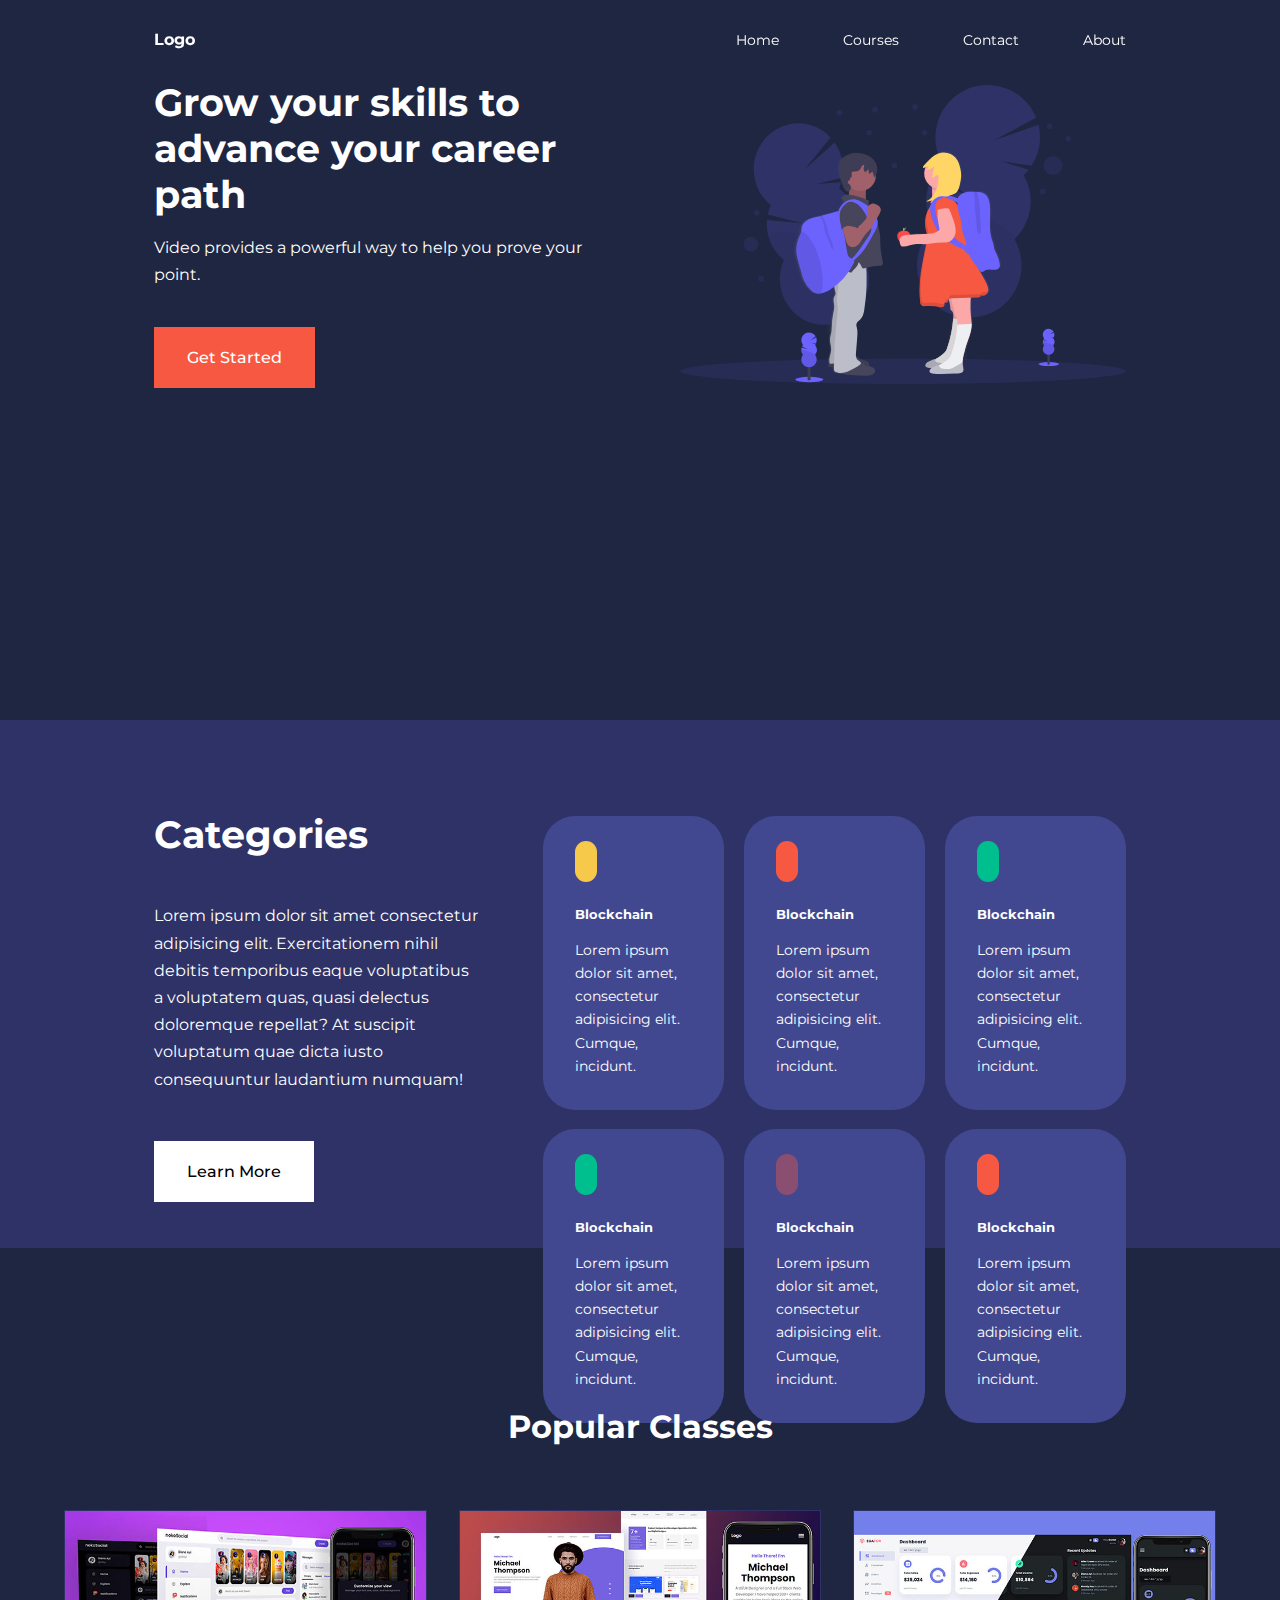
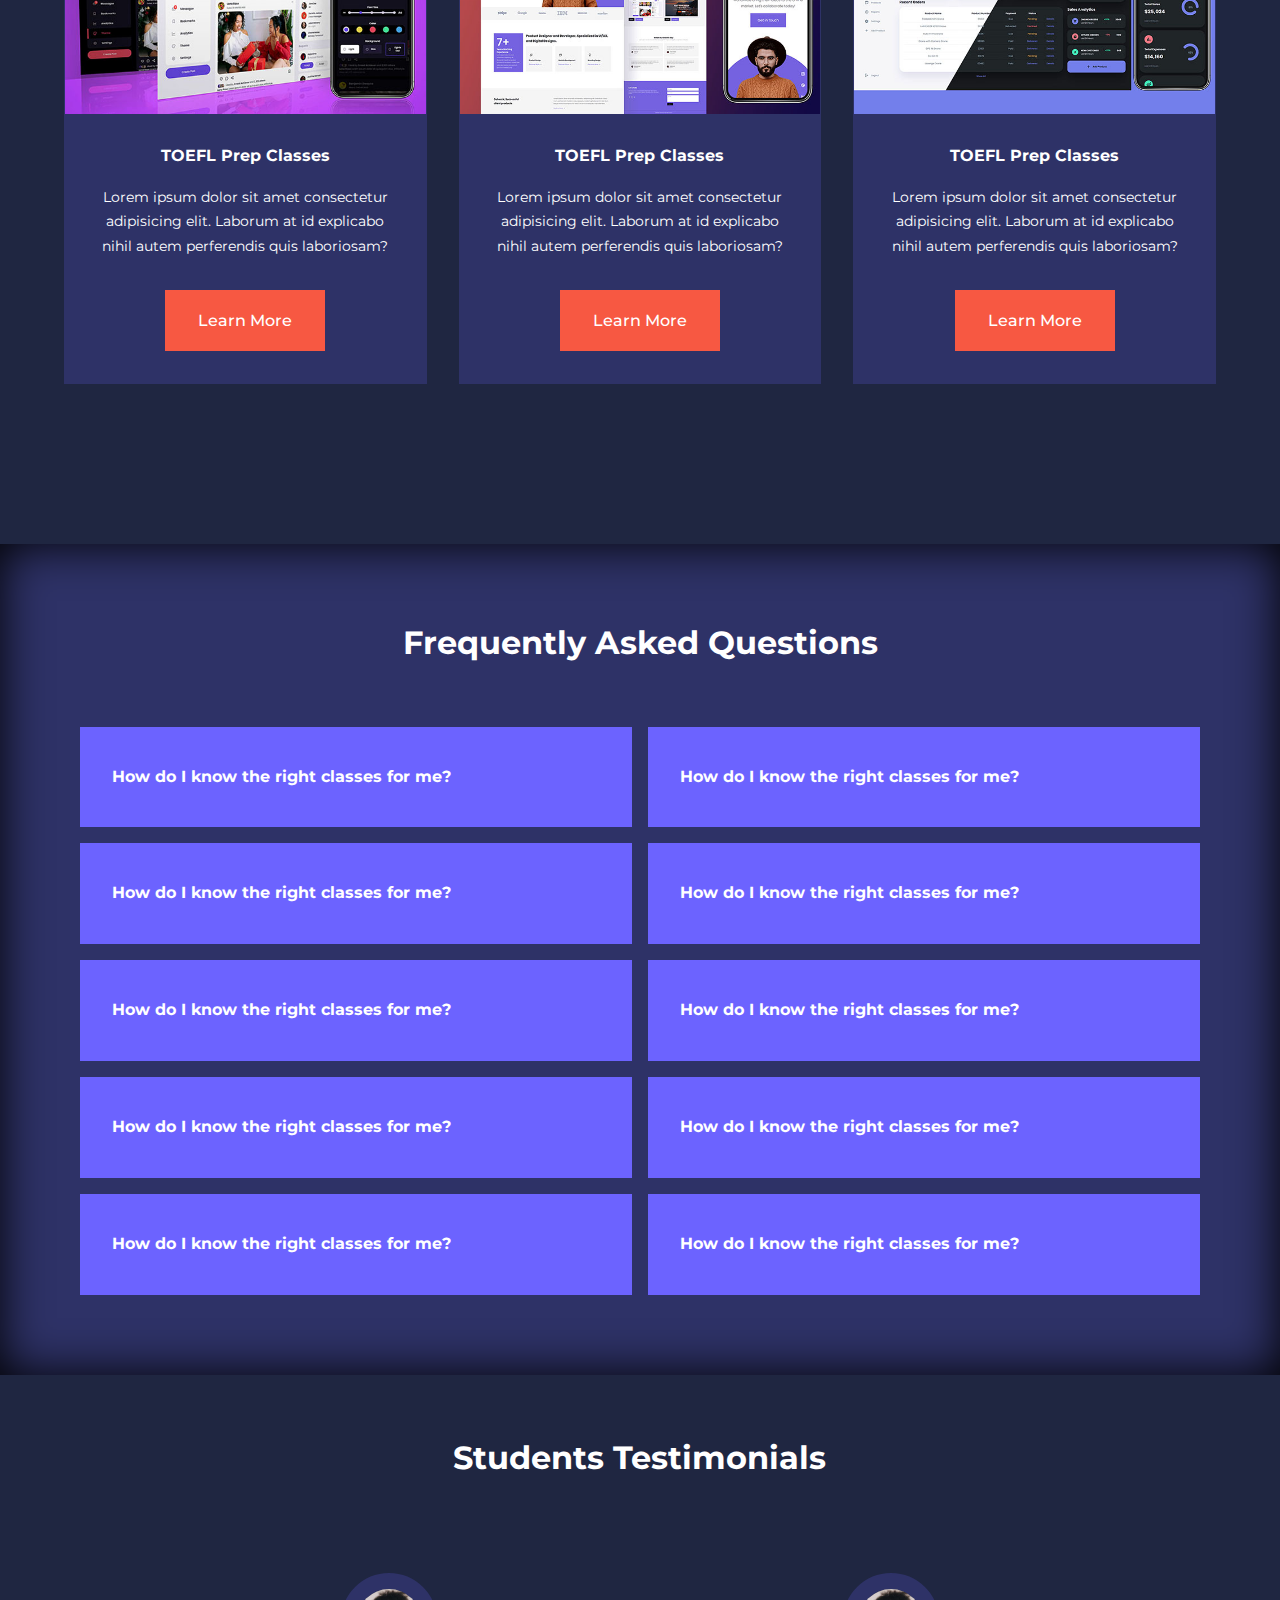
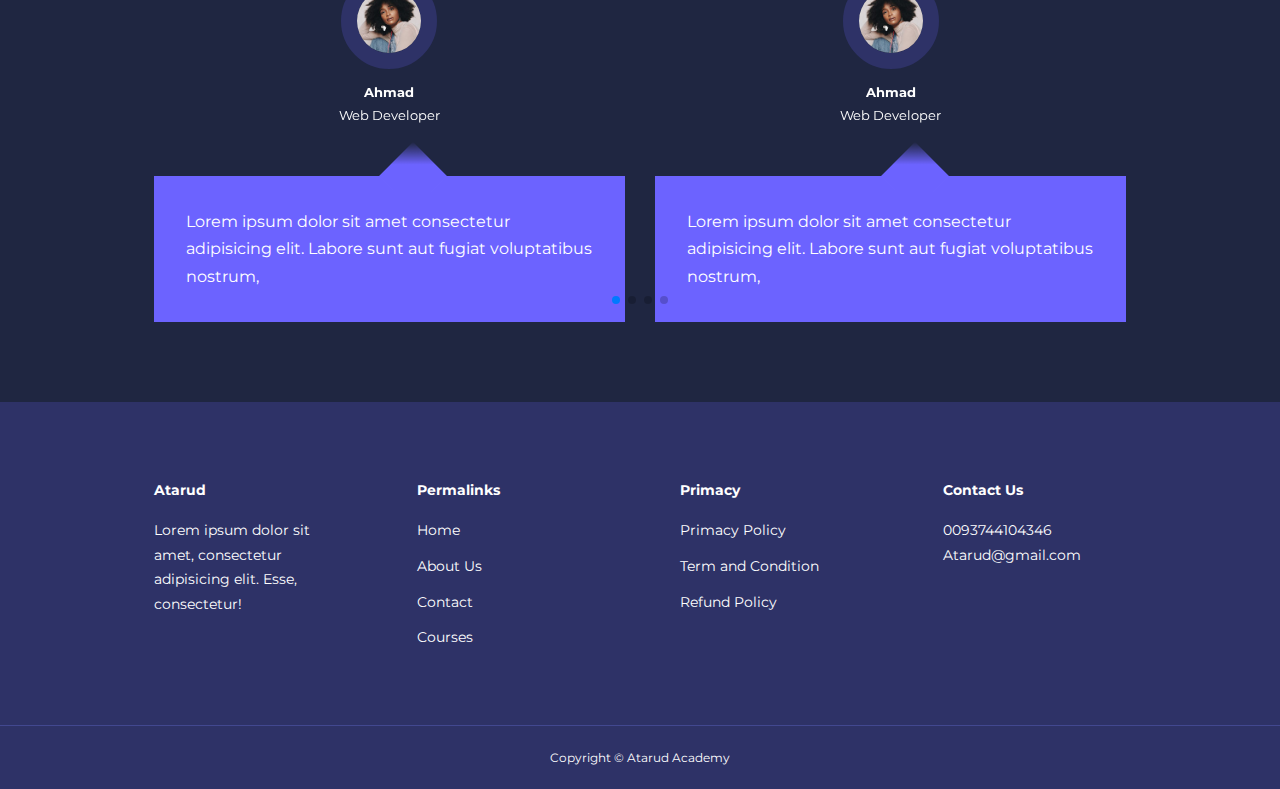
<file: index.html>
<!DOCTYPE html>
<html lang="en">
<head>
    <meta charset="UTF-8">
    <meta http-equiv="X-UA-Compatible" content="IE=edge">
    <meta name="viewport" content="width=device-width, initial-scale=1.0">
    <title>New Atarud Academy</title>

    <!-- CSS STYLE LINK -->
    <link rel="stylesheet" href="./css/style.css">
    <!-- ICONTSCOUNTS LINK -->
    <link rel="stylesheet" href="https://unicons.iconscout.com/release/v2.1.6/css/unicons.css">
    <!-- GOOGLE FONTS LINKS -->
    <link rel="preconnect" href="https://fonts.googleapis.com">
    <link rel="preconnect" href="https://fonts.gstatic.com" crossorigin>
    <link href="https://fonts.googleapis.com/css2?family=Montserrat:wght@300;400;500;600;700&display=swap" rel="stylesheet">

    <!-- SWIPER USING LINKS -->

    <link rel="stylesheet"href="https://unpkg.com/swiper@8/swiper-bundle.min.css"/>

</head>
<body>

    <!-- NAVBAR STARTS -->
    <nav>
        <div class="container nav__container">
            <a href="index.html"><h4>Logo</h4></a>
            <ul class="nav_menu">
                <li><a href="index.html">Home</a></li>
                <li><a href="courses.html">Courses</a></li>
                <li><a href="contact.html">Contact</a></li>
                <li><a href="about.html">About</a></li>
            </ul>
            <button id="open-menu-btn"><i class="uil uil-bars"></i></button>
            <button id="close-menu-btn"><i class="uil uil-multiply"></i></button>
        </div>
    </nav>

    <!-- END OF NAVBAR -->
    <!-- HEADER STARTS -->
    <header>
        <div class="container header__container">
            <div class="header_left">
                <h1>Grow your skills to advance your career path</h1>
                <p>
                    Video provides a powerful way to help you prove your point.
                    
                   
                </p>
                <a href="courses.html" class="btn btn-primary">Get Started</a>

            </div>
            <div class="header_right">
                <div class="header_right_image">
                    <img src="./Images/header.svg" alt="">
                </div>

            </div>
        </div>
    </header>

    <!-- END OF HEADER -->

    <!-- CATEGORIES -->

    <section class="categories">
        <div class="container categories_container">
            <div class="categories_left">
                <h1>Categories</h1>
                <p>
                     Lorem ipsum dolor sit amet consectetur adipisicing elit.
                     Exercitationem nihil debitis temporibus eaque voluptatibus a voluptatem quas, quasi delectus doloremque repellat?
                     At suscipit voluptatum quae dicta iusto consequuntur laudantium numquam!
                </p>
                <a href="#" class="btn">Learn More</a>
            </div>
            <div class="categories_right">
                <article class="category">
                    <span class="category_icon"><i class="uil uil-bitcoin-circle"></i></span>
                        <h5>Blockchain</h5>
                        <p>Lorem ipsum dolor sit amet, consectetur adipisicing elit. Cumque, incidunt.</p>
                </article>

                <article class="category">
                    <span class="category_icon"><i class="uil uil-bitcoin-circle"></i></span>
                        <h5>Blockchain</h5>
                        <p>Lorem ipsum dolor sit amet, consectetur adipisicing elit. Cumque, incidunt.</p>
                </article>

                <article class="category">
                    <span class="category_icon"><i class="uil uil-bitcoin-circle"></i></span>
                        <h5>Blockchain</h5>
                        <p>Lorem ipsum dolor sit amet, consectetur adipisicing elit. Cumque, incidunt.</p>
                    </span>
                </article>

                <article class="category">
                    <span class="category_icon"><i class="uil uil-bitcoin-circle"></i></span>
                        <h5>Blockchain</h5>
                        <p>Lorem ipsum dolor sit amet, consectetur adipisicing elit. Cumque, incidunt.</p>
                    </span>
                </article>

                <article class="category">
                    <span class="category_icon"><i class="uil uil-bitcoin-circle"></i></span>
                        <h5>Blockchain</h5>
                        <p>Lorem ipsum dolor sit amet, consectetur adipisicing elit. Cumque, incidunt.</p>
                    </span>
                </article>

                <article class="category">
                    <span class="category_icon"><i class="uil uil-bitcoin-circle"></i></span>
                        <h5>Blockchain</h5>
                        <p>Lorem ipsum dolor sit amet, consectetur adipisicing elit. Cumque, incidunt.</p>
                    </span>
                </article>
            </div>
        </div>

    </section>

    <!-- END OF CATEGORIES -->

    <!-- CLASSES SECTION -->

    <section class="classes">
        <h2>Popular Classes</h2>
        <div class="conatiner classes_container">
            <article class="class">
                <div class="class_image">
                    <img src="./Images/course1.jpg">
                </div>
               <div class="class_info">
                 <h4>TOEFL Prep Classes</h4>
                    <p>
                        Lorem ipsum dolor sit amet consectetur adipisicing elit.
                        Laborum at id explicabo nihil autem perferendis quis laboriosam?
                    </p>
                    <a href="courses.html" class="btn btn-primary">Learn More</a>
               </div>
            </article>

            <article class="class">
                <div class="class_image">
                    <img src="./Images/course2.jpg">
                </div>
                <div class="class_info">
                    <h4>TOEFL Prep Classes</h4>
                       <p>
                           Lorem ipsum dolor sit amet consectetur adipisicing elit.
                           Laborum at id explicabo nihil autem perferendis quis laboriosam?
                       </p>
                       <a href="courses.html" class="btn btn-primary">Learn More</a>
                  </div>
            </article>

            <article class="class">
                <div class="class_image">
                    <img src="./Images/course3.jpg">
                </div>
                <div class="class_info">
                    <h4>TOEFL Prep Classes</h4>
                       <p>
                           Lorem ipsum dolor sit amet consectetur adipisicing elit.
                           Laborum at id explicabo nihil autem perferendis quis laboriosam?
                       </p>
                       <a href="courses.html" class="btn btn-primary">Learn More</a>
                  </div>
            </article>

        </div>
    </section>

    <!-- END OF CLASSES SECTION -->

    <!-- FREQUENTLY ASKED QUESTIONS STARTS -->

    <section class="faqs">
        <H2>Frequently Asked Questions</H2>
        <container class="faqs_container">
            <article class="faq">
                <div class="faq_icon"><i class="uil uil-plus"></i></div>
                <div class="question_answer">
                    <h4>How do I know the right classes for me?</h4>
                    <p>
                        Lorem ipsum dolor sit amet, consectetur adipisicing elit.
                         Vel tenetur et obcaecati magnam laboriosam commodi animi cumque cum esse blanditiis!
                    </p>
                </div>
            </article>

            <article class="faq">
                <div class="faq_icon"><i class="uil uil-plus"></i></div>
                <div class="question_answer">
                    <h4>How do I know the right classes for me?</h4>
                    <p>
                        Lorem ipsum dolor sit amet, consectetur adipisicing elit.
                         Vel tenetur et obcaecati magnam laboriosam commodi animi cumque cum esse blanditiis!
                    </p>
                </div>
            </article>

            <article class="faq">
                <div class="faq_icon"><i class="uil uil-plus"></i></div>
                <div class="question_answer">
                    <h4>How do I know the right classes for me?</h4>
                    <p>
                        Lorem ipsum dolor sit amet, consectetur adipisicing elit.
                         Vel tenetur et obcaecati magnam laboriosam commodi animi cumque cum esse blanditiis!
                    </p>
                </div>
            </article>

            <article class="faq">
                <div class="faq_icon"><i class="uil uil-plus"></i></div>
                <div class="question_answer">
                    <h4>How do I know the right classes for me?</h4>
                    <p>
                        Lorem ipsum dolor sit amet, consectetur adipisicing elit.
                         Vel tenetur et obcaecati magnam laboriosam commodi animi cumque cum esse blanditiis!
                    </p>
                </div>
            </article>

            <article class="faq">
                <div class="faq_icon"><i class="uil uil-plus"></i></div>
                <div class="question_answer">
                    <h4>How do I know the right classes for me?</h4>
                    <p>
                        Lorem ipsum dolor sit amet, consectetur adipisicing elit.
                         Vel tenetur et obcaecati magnam laboriosam commodi animi cumque cum esse blanditiis!
                    </p>
                </div>
            </article>

            <article class="faq">
                <div class="faq_icon"><i class="uil uil-plus"></i></div>
                <div class="question_answer">
                    <h4>How do I know the right classes for me?</h4>
                    <p>
                        Lorem ipsum dolor sit amet, consectetur adipisicing elit.
                         Vel tenetur et obcaecati magnam laboriosam commodi animi cumque cum esse blanditiis!
                    </p>
                </div>
            </article>

            <article class="faq">
                <div class="faq_icon"><i class="uil uil-plus"></i></div>
                <div class="question_answer">
                    <h4>How do I know the right classes for me?</h4>
                    <p>
                        Lorem ipsum dolor sit amet, consectetur adipisicing elit.
                         Vel tenetur et obcaecati magnam laboriosam commodi animi cumque cum esse blanditiis!
                    </p>
                </div>
            </article>

            <article class="faq">
                <div class="faq_icon"><i class="uil uil-plus"></i></div>
                <div class="question_answer">
                    <h4>How do I know the right classes for me?</h4>
                    <p>
                        Lorem ipsum dolor sit amet, consectetur adipisicing elit.
                         Vel tenetur et obcaecati magnam laboriosam commodi animi cumque cum esse blanditiis!
                    </p>
                </div>
            </article>

            <article class="faq">
                <div class="faq_icon"><i class="uil uil-plus"></i></div>
                <div class="question_answer">
                    <h4>How do I know the right classes for me?</h4>
                    <p>
                        Lorem ipsum dolor sit amet, consectetur adipisicing elit.
                         Vel tenetur et obcaecati magnam laboriosam commodi animi cumque cum esse blanditiis!
                    </p>
                </div>
            </article>

            <article class="faq">
                <div class="faq_icon"><i class="uil uil-plus"></i></div>
                <div class="question_answer">
                    <h4>How do I know the right classes for me?</h4>
                    <p>
                        Lorem ipsum dolor sit amet, consectetur adipisicing elit.
                         Vel tenetur et obcaecati magnam laboriosam commodi animi cumque cum esse blanditiis!
                    </p>
                </div>
            </article>
        </container>
    </section>

    
            <!-- END OF FREQUENTLY ASKED QURESTIONS -->

    <section class="container testimonials_container swiper mySwiper">
        <h2>Students Testimonials</h2>
        <div class="swiper-wrapper">
            <article class="testimonial swiper-slide">
                <div class="avatar">
                    <img src="./Images/avatar1.jpg" alt="">
                </div>
                <div class="testimonial_info">
                    <h5>Ahmad</h5>
                    <small>Web Developer</small>
                </div>
                <div class="testimonial_body">
                    <p>
                        Lorem ipsum dolor sit amet consectetur adipisicing elit. 
                        Labore sunt aut fugiat voluptatibus nostrum,

                    </p>
                </div>
            </article>

            <article class="testimonial swiper-slide">
                <div class="avatar">
                    <img src="./Images/avatar1.jpg" alt="">
                </div>
                <div class="testimonial_info">
                    <h5>Ahmad</h5>
                    <small>Web Developer</small>
                </div>
                <div class="testimonial_body">
                    <p>
                        Lorem ipsum dolor sit amet consectetur adipisicing elit. 
                        Labore sunt aut fugiat voluptatibus nostrum,

                    </p>
                </div>
            </article>

            <article class="testimonial swiper-slide">
                <div class="avatar">
                    <img src="./Images/avatar1.jpg" alt="">
                </div>
                <div class="testimonial_info">
                    <h5>Ahmad</h5>
                    <small>Web Developer</small>
                </div>
                <div class="testimonial_body">
                    <p>
                        Lorem ipsum dolor sit amet consectetur adipisicing elit. 
                        Labore sunt aut fugiat voluptatibus nostrum,

                    </p>
                </div>
            </article>

            <article class="testimonial swiper-slide">
                <div class="avatar">
                    <img src="./Images/avatar1.jpg" alt="">
                </div>
                <div class="testimonial_info">
                    <h5>Ahmad</h5>
                    <small>Web Developer</small>
                </div>
                <div class="testimonial_body">
                    <p>
                        Lorem ipsum dolor sit amet consectetur adipisicing elit. 
                        Labore sunt aut fugiat voluptatibus nostrum,

                    </p>
                </div>
            </article>

            <article class="testimonial swiper-slide">
                <div class="avatar">
                    <img src="./Images/avatar1.jpg" alt="">
                </div>
                <div class="testimonial_info">
                    <h5>Ahmad</h5>
                    <small>Web Developer</small>
                </div>
                <div class="testimonial_body">
                    <p>
                        Lorem ipsum dolor sit amet consectetur adipisicing elit. 
                        Labore sunt aut fugiat voluptatibus nostrum,

                    </p>
                </div>
            </article>
        </div>
        <div class="swiper-pagination"></div>
    </section>


    <!-- FOOTER STARTS -->

    <footer class="footer">
        <div class="container footer_container">
            <div class="footer_1">
                <a href="index.html" class="footer_logo"><h4>Atarud</h4></a>
                <p>
                    Lorem ipsum dolor sit amet, consectetur adipisicing elit. Esse, consectetur!
                </p>
            </div>

            <div class="footer_2">
                <h4>Permalinks</h4>
                <ul class="permalinks">
                    <li><a href="index.html">Home</a></li>
                    <li><a href="about.html">About Us</a></li>
                    <li><a href="contact.html">Contact</a></li>
                    <li><a href="courses.html">Courses</a></li>
                </ul>
            </div>

            <div class="footer_3">
                <h4>Primacy</h4>
                <ul class="primacy">
                    <li><a href="#">Primacy Policy</a></li>
                    <li><a href="#">Term and Condition</a></li>
                    <li><a href="#">Refund Policy</a></li>
                </ul>
            </div>

            <div class="footer_4">
                <h4>Contact Us</h4>
                <div>
                    <p>0093744104346</p>
                    <p>Atarud@gmail.com</p>
                </div>

                <ul class="footer_socials">
                    <li>
                        <a href="#"><i class="uil uil-facebook-f"></i></a>
                    </li>
                    <li>
                        <a href="#"><i class="uil uil-instagram"></i></a>
                    </li>
                    <li>
                        <a href="#"><i class="uil uil-twitter"></i></a>
                    </li>
                    <li>
                        <a href="#"><i class="uil uil-linkedin-alt"></i></a>
                    </li>
                </ul>
            </div>

        </div>

        <div class="footer_copyright">
            <small>Copyright &copy; Atarud Academy</small>
        </div>
    </footer>

    <!-- END OF FOOTER -->
    




    <script src="./main.js"></script>
    <script src="https://unpkg.com/swiper@8/swiper-bundle.min.js"></script>
    

<script>
    var swiper = new Swiper(".mySwiper", {
      slidesPerView: 1,
      spaceBetween: 30,
      pagination: {
        el: ".swiper-pagination",
        clickable: true,
      },
      breakpoints : {
        600 : {
            slidesPerView: 2,
        }
      }
    });
  </script>
</body>
</html>
</file>
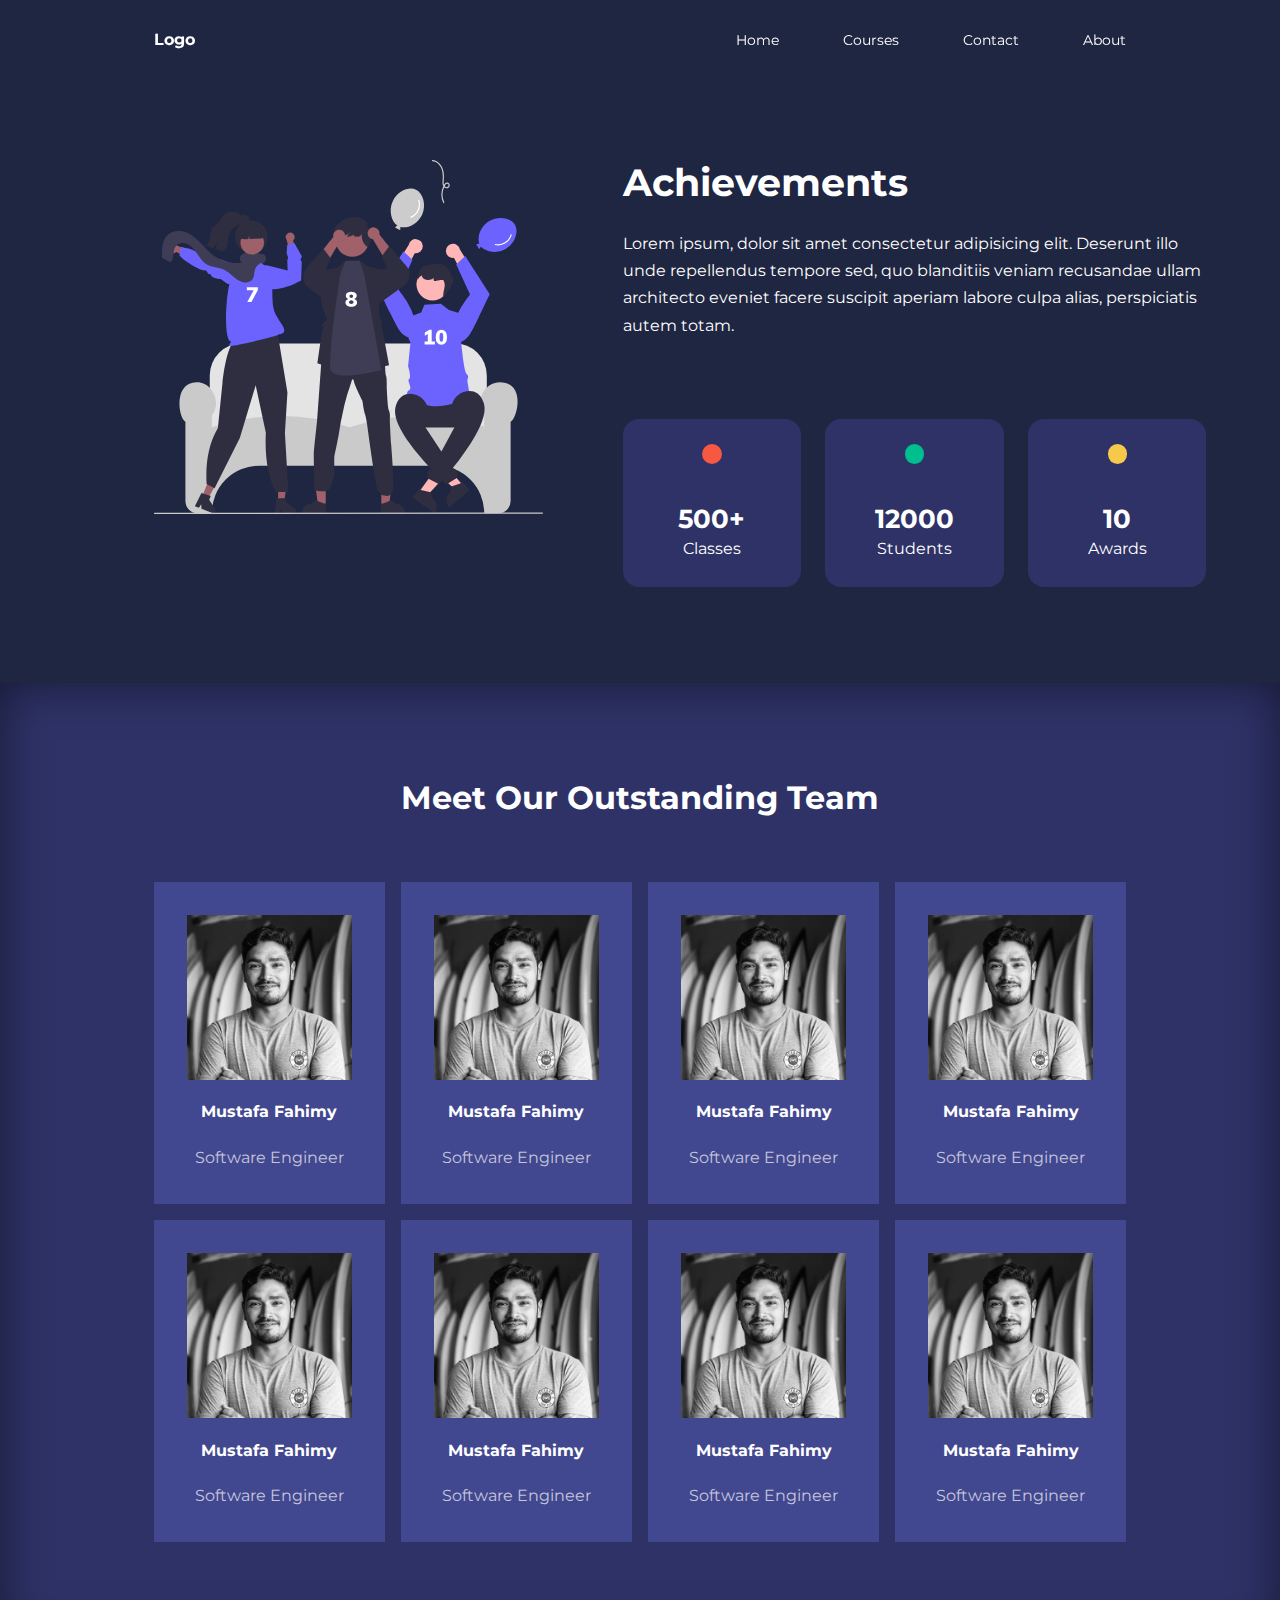
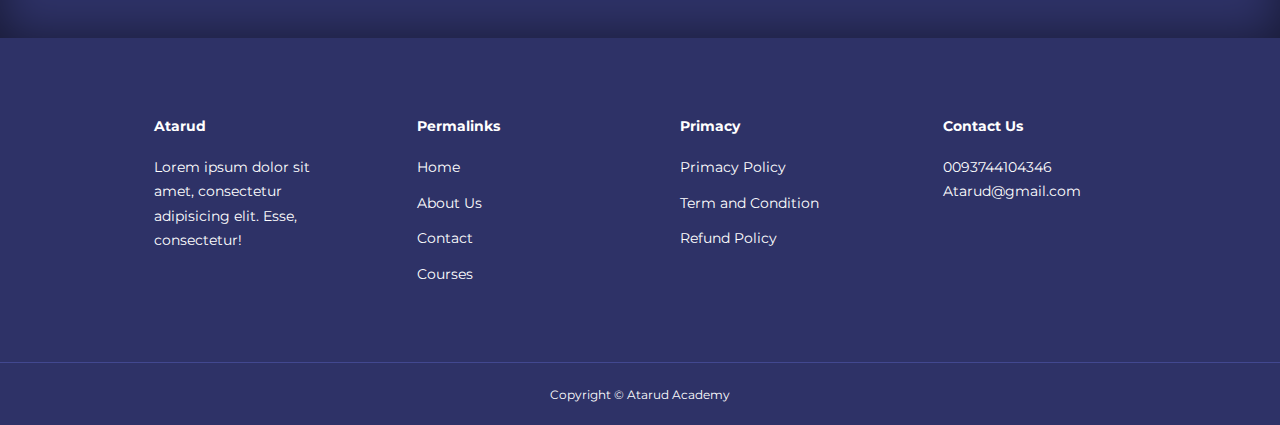
<file: about.html>
<!DOCTYPE html>
<html lang="en">
<head>
    <meta charset="UTF-8">
    <meta http-equiv="X-UA-Compatible" content="IE=edge">
    <meta name="viewport" content="width=device-width, initial-scale=1.0">
    <title>New Atarud Academy</title>

    <!-- CSS STYLE LINK -->
    <link rel="stylesheet" href="./css/style.css">
    <link rel="stylesheet" href="./css/about.css">
    <!-- ICONTSCOUNTS LINK -->
    <link rel="stylesheet" href="https://unicons.iconscout.com/release/v2.1.6/css/unicons.css">
    <!-- GOOGLE FONTS LINKS -->
    <link rel="preconnect" href="https://fonts.googleapis.com">
    <link rel="preconnect" href="https://fonts.gstatic.com" crossorigin>
    <link href="https://fonts.googleapis.com/css2?family=Montserrat:wght@300;400;500;600;700&display=swap" rel="stylesheet">


</head>
<body>

    <!-- NAVBAR STARTS -->
    <nav>
        <div class="container nav__container">
            <a href="index.html"><h4>Logo</h4></a>
            <ul class="nav_menu">
                <li><a href="index.html">Home</a></li>
                <li><a href="courses.html">Courses</a></li>
                <li><a href="contact.html">Contact</a></li>
                <li><a href="about.html">About</a></li>
            </ul>
            <button id="open-menu-btn"><i class="uil uil-bars"></i></button>
            <button id="close-menu-btn"><i class="uil uil-multiply"></i></button>
        </div>
    </nav>

    <!-- END OF NAVBAR -->

    <section class="about_achievments">
        <div class="container about_achievments-container">
            <div class="about_achievments-left">
                <img src="./Images/about achievements.svg" alt="">
            </div>
            <div class="about_achievments-right">
                <h1>Achievements</h1>
                <p>
                    Lorem ipsum, dolor sit amet consectetur adipisicing elit.
                     Deserunt illo unde repellendus tempore sed, quo blanditiis
                      veniam recusandae ullam architecto eveniet facere suscipit 
                      aperiam labore culpa alias, perspiciatis autem totam.
                </p>
                <div class="achievments_cards">
                    <article class="achievment_card">
                        <span class="achievment_icon">
                            <i class="uil uil-video"></i>
                        </span>
                        <h3>500+</h3>
                        <p>Classes</p>
                    </article>

                    <article class="achievment_card">
                        <span class="achievment_icon">
                            <i class="uil uil-users-alt"></i>
                        </span>
                        <h3>12000</h3>
                        <p>Students</p>
                    </article>

                    <article class="achievment_card">
                        <span class="achievment_icon">
                            <i class="uil uil-medal"></i>
                        </span>
                        <h3>10</h3>
                        <p>Awards</p>
                    </article>
                </div>
            </div>
        </div>
    </section>

    <!-- ACHIEVMENTS END -->

    <!-- TEAM SECTION STARTS -->

    <section class="team">
        <h2>Meet Our Outstanding Team</h2>
        <div class="container team_container">
            <article class="team_member">
                <div class="team_member-image">
                    <img src="./Images/tm1.jpg">
                </div>
                <div class="team_member-info">
                    <h4>Mustafa Fahimy</h4>
                    <p>Software Engineer</p>
                </div>
                <div class="team_member-socials">
                    <a href="https://www.instagram.com" target="blank"><i class="uil uil-instagram-alt"></i></a>
                    <a href="https://www.twitter.com" target="blank"><i class="uil uil-twitter-alt"></i></a>
                    <a href="https://www.linkedin.com" target="blank"><i class="uil uil-linkedin"></i></a>
                </div>
            </article>

            <article class="team_member">
                <div class="team_member-image">
                    <img src="./Images/tm1.jpg">
                </div>
                <div class="team_member-info">
                    <h4>Mustafa Fahimy</h4>
                    <p>Software Engineer</p>
                </div>
                <div class="team_member-socials">
                    <a href="https://www.instagram.com" target="blank"><i class="uil uil-instagram-alt"></i></a>
                    <a href="https://www.twitter.com" target="blank"><i class="uil uil-twitter-alt"></i></a>
                    <a href="https://www.linkedin.com" target="blank"><i class="uil uil-linkedin"></i></a>
                </div>
            </article>

            <article class="team_member">
                <div class="team_member-image">
                    <img src="./Images/tm1.jpg">
                </div>
                <div class="team_member-info">
                    <h4>Mustafa Fahimy</h4>
                    <p>Software Engineer</p>
                </div>
                <div class="team_member-socials">
                    <a href="https://www.instagram.com" target="blank"><i class="uil uil-instagram-alt"></i></a>
                    <a href="https://www.twitter.com" target="blank"><i class="uil uil-twitter-alt"></i></a>
                    <a href="https://www.linkedin.com" target="blank"><i class="uil uil-linkedin"></i></a>
                </div>
            </article>

            <article class="team_member">
                <div class="team_member-image">
                    <img src="./Images/tm1.jpg">
                </div>
                <div class="team_member-info">
                    <h4>Mustafa Fahimy</h4>
                    <p>Software Engineer</p>
                </div>
                <div class="team_member-socials">
                    <a href="https://www.instagram.com" target="blank"><i class="uil uil-instagram-alt"></i></a>
                    <a href="https://www.twitter.com" target="blank"><i class="uil uil-twitter-alt"></i></a>
                    <a href="https://www.linkedin.com" target="blank"><i class="uil uil-linkedin"></i></a>
                </div>
            </article>

            <article class="team_member">
                <div class="team_member-image">
                    <img src="./Images/tm1.jpg">
                </div>
                <div class="team_member-info">
                    <h4>Mustafa Fahimy</h4>
                    <p>Software Engineer</p>
                </div>
                <div class="team_member-socials">
                    <a href="https://www.instagram.com" target="blank"><i class="uil uil-instagram-alt"></i></a>
                    <a href="https://www.twitter.com" target="blank"><i class="uil uil-twitter-alt"></i></a>
                    <a href="https://www.linkedin.com" target="blank"><i class="uil uil-linkedin"></i></a>
                </div>
            </article>

            <article class="team_member">
                <div class="team_member-image">
                    <img src="./Images/tm1.jpg">
                </div>
                <div class="team_member-info">
                    <h4>Mustafa Fahimy</h4>
                    <p>Software Engineer</p>
                </div>
                <div class="team_member-socials">
                    <a href="https://www.instagram.com" target="blank"><i class="uil uil-instagram-alt"></i></a>
                    <a href="https://www.twitter.com" target="blank"><i class="uil uil-twitter-alt"></i></a>
                    <a href="https://www.linkedin.com" target="blank"><i class="uil uil-linkedin"></i></a>
                </div>
            </article>

            <article class="team_member">
                <div class="team_member-image">
                    <img src="./Images/tm1.jpg">
                </div>
                <div class="team_member-info">
                    <h4>Mustafa Fahimy</h4>
                    <p>Software Engineer</p>
                </div>
                <div class="team_member-socials">
                    <a href="https://www.instagram.com" target="blank"><i class="uil uil-instagram-alt"></i></a>
                    <a href="https://www.twitter.com" target="blank"><i class="uil uil-twitter-alt"></i></a>
                    <a href="https://www.linkedin.com" target="blank"><i class="uil uil-linkedin"></i></a>
                </div>
            </article>

            <article class="team_member">
                <div class="team_member-image">
                    <img src="./Images/tm1.jpg">
                </div>
                <div class="team_member-info">
                    <h4>Mustafa Fahimy</h4>
                    <p>Software Engineer</p>
                </div>
                <div class="team_member-socials">
                    <a href="https://www.instagram.com" target="blank"><i class="uil uil-instagram-alt"></i></a>
                    <a href="https://www.twitter.com" target="blank"><i class="uil uil-twitter-alt"></i></a>
                    <a href="https://www.linkedin.com" target="blank"><i class="uil uil-linkedin"></i></a>
                </div>
            </article>
            <!-- END OF TEAM  -->
        </div>
    </section>

    
    <!-- FOOTER STARTS -->

    <footer class="footer">
        <div class="container footer_container">
            <div class="footer_1">
                <a href="index.html" class="footer_logo"><h4>Atarud</h4></a>
                <p>
                    Lorem ipsum dolor sit amet, consectetur adipisicing elit. Esse, consectetur!
                </p>
            </div>

            <div class="footer_2">
                <h4>Permalinks</h4>
                <ul class="permalinks">
                    <li><a href="index.html">Home</a></li>
                    <li><a href="about.html">About Us</a></li>
                    <li><a href="contact.html">Contact</a></li>
                    <li><a href="courses.html">Courses</a></li>
                </ul>
            </div>

            <div class="footer_3">
                <h4>Primacy</h4>
                <ul class="primacy">
                    <li><a href="#">Primacy Policy</a></li>
                    <li><a href="#">Term and Condition</a></li>
                    <li><a href="#">Refund Policy</a></li>
                </ul>
            </div>

            <div class="footer_4">
                <h4>Contact Us</h4>
                <div>
                    <p>0093744104346</p>
                    <p>Atarud@gmail.com</p>
                </div>

                <ul class="footer_socials">
                    <li>
                        <a href="#"><i class="uil uil-facebook-f"></i></a>
                    </li>
                    <li>
                        <a href="#"><i class="uil uil-instagram"></i></a>
                    </li>
                    <li>
                        <a href="#"><i class="uil uil-twitter"></i></a>
                    </li>
                    <li>
                        <a href="#"><i class="uil uil-linkedin-alt"></i></a>
                    </li>
                </ul>
            </div>

        </div>

        <div class="footer_copyright">
            <small>Copyright &copy; Atarud Academy</small>
        </div>
    </footer>

    <!-- END OF FOOTER -->
    




    <script src="./main.js"></script>
 
</body>
</html>
</file>
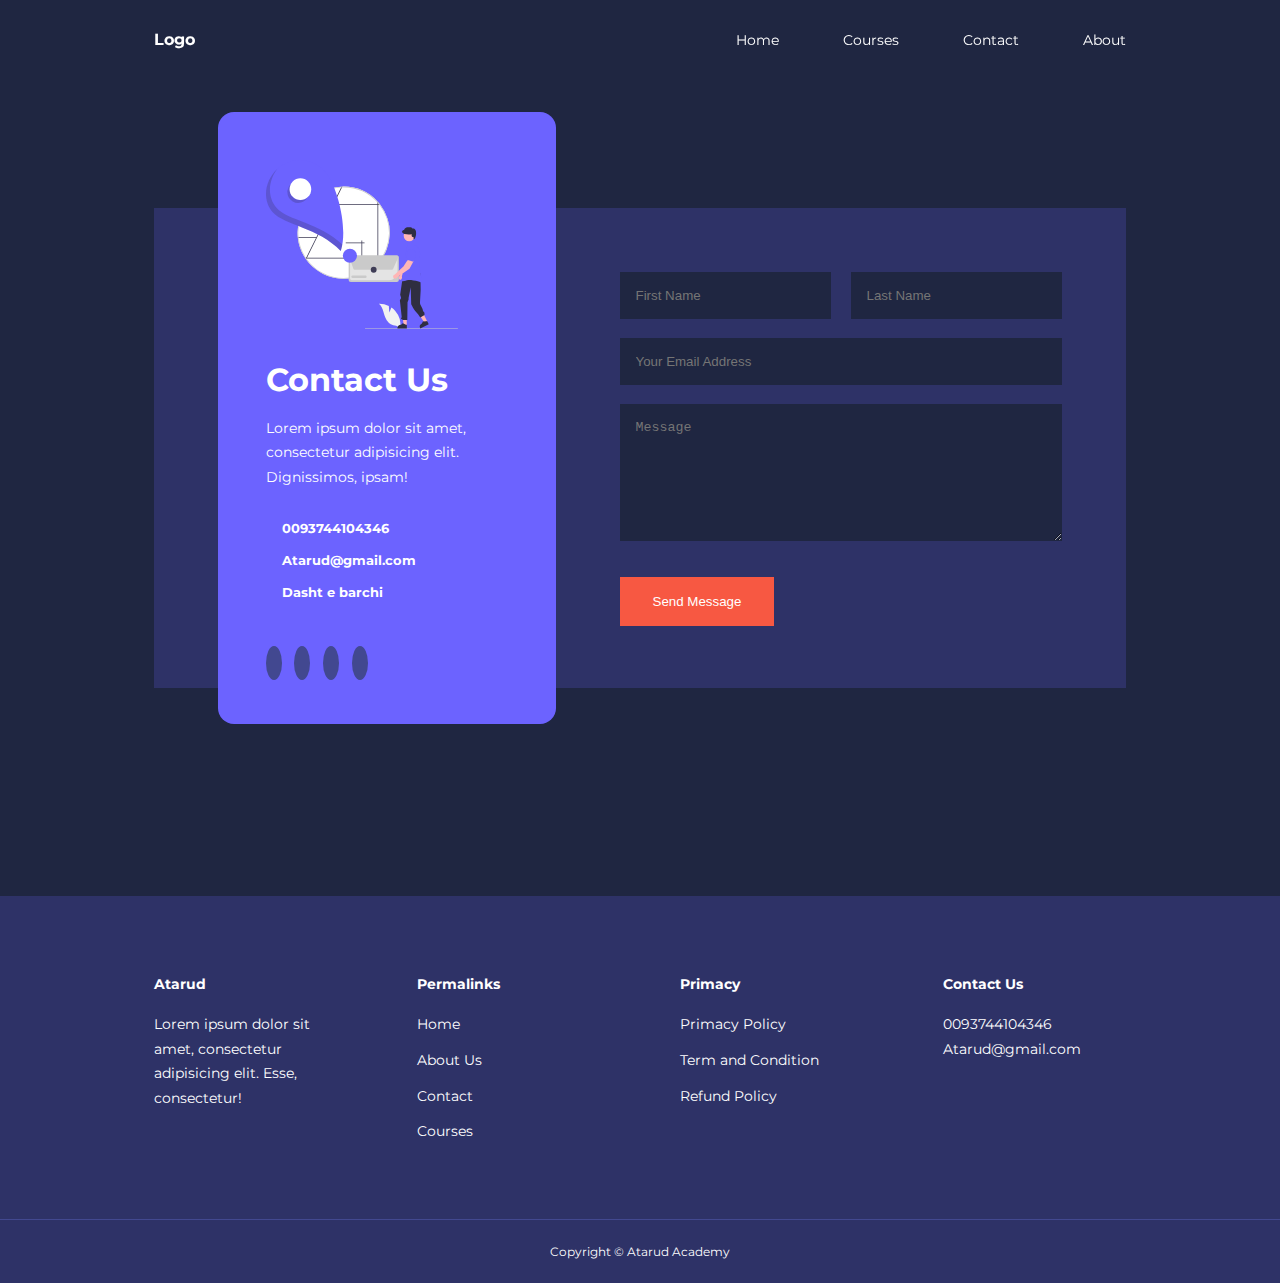
<file: contact.html>
<!DOCTYPE html>
<html lang="en">
<head>
    <meta charset="UTF-8">
    <meta http-equiv="X-UA-Compatible" content="IE=edge">
    <meta name="viewport" content="width=device-width, initial-scale=1.0">
    <title>New Atarud Academy</title>

    <!-- CSS STYLE LINK -->
    <link rel="stylesheet" href="./css/style.css">
    <link rel="stylesheet" href="./css/contact.css">
    <!-- ICONTSCOUNTS LINK -->
    <link rel="stylesheet" href="https://unicons.iconscout.com/release/v2.1.6/css/unicons.css">
    <!-- GOOGLE FONTS LINKS -->
    <link rel="preconnect" href="https://fonts.googleapis.com">
    <link rel="preconnect" href="https://fonts.gstatic.com" crossorigin>
    <link href="https://fonts.googleapis.com/css2?family=Montserrat:wght@300;400;500;600;700&display=swap" rel="stylesheet">

</head>
<body>

    <!-- NAVBAR STARTS -->
    <nav>
        <div class="container nav__container">
            <a href="index.html"><h4>Logo</h4></a>
            <ul class="nav_menu">
                <li><a href="index.html">Home</a></li>
                <li><a href="courses.html">Courses</a></li>
                <li><a href="contact.html">Contact</a></li>
                <li><a href="about.html">About</a></li>
            </ul>
            <button id="open-menu-btn"><i class="uil uil-bars"></i></button>
            <button id="close-menu-btn"><i class="uil uil-multiply"></i></button>
        </div>
    </nav>

    <!-- END OF NAVBAR -->



    <section class="contact">
        <div class="container contact_container">
            <aside class="contact_aside">
                <div class="aside_image">
                    <img src="./Images/contact.svg" alt="">
                </div>
                <h2>Contact Us</h2>
                <p>
                    Lorem ipsum dolor sit amet, consectetur adipisicing elit. Dignissimos, ipsam!
                </p>
                <ul class="contact_details">
                    <li>
                        <i class="uil uil-phone-times"></i>
                        <h5>0093744104346</h5>
                    </li>
                    <li>
                        <i class="uil uil-envelope"></i>
                        <h5>Atarud@gmail.com</h5>
                    </li>
                    <li>
                        <i class="uil uil-location-point"></i>
                        <h5>Dasht e barchi</h5>
                    </li>
                </ul>
                <ul class="contact_socials"> 
                    <li><a href="https://facebook.com"><i class="uil uil-facebook-f"></i></a></li>
                    <li><a href="https://instagram.com"><i class="uil uil-instagram"></i></i></a></li>
                    <li><a href="https://twitter.com"><i class="uil uil-twitter-alt"></i></a></li>
                    <li><a href="https://linkedin.com"><i class="uil uil-linkedin"></i></a></li>
                </ul>
            </aside>

            <form class="contact_form" action="https://formspree.io/f/mbjwqyyr" method="POST">
                <div class="form_name">
                    <input type="text" name="Firsm Name" placeholder="First Name" required>
                    <input type="text" name="Last Name" placeholder="Last Name" required>
                </div>
                <input type="email" name="Email Address" placeholder="Your Email Address" required>
                <textarea name="Message" rows="7" placeholder="Message" required></textarea>
                <button type="submit" class="btn btn-primary">Send Message</button>
            </form>
        </div>
    </section>


    <!-- FOOTER STARTS -->

    <footer class="footer">
        <div class="container footer_container">
            <div class="footer_1">
                <a href="index.html" class="footer_logo"><h4>Atarud</h4></a>
                <p>
                    Lorem ipsum dolor sit amet, consectetur adipisicing elit. Esse, consectetur!
                </p>
            </div>

            <div class="footer_2">
                <h4>Permalinks</h4>
                <ul class="permalinks">
                    <li><a href="index.html">Home</a></li>
                    <li><a href="about.html">About Us</a></li>
                    <li><a href="contact.html">Contact</a></li>
                    <li><a href="courses.html">Courses</a></li>
                </ul>
            </div>

            <div class="footer_3">
                <h4>Primacy</h4>
                <ul class="primacy">
                    <li><a href="#">Primacy Policy</a></li>
                    <li><a href="#">Term and Condition</a></li>
                    <li><a href="#">Refund Policy</a></li>
                </ul>
            </div>

            <div class="footer_4">
                <h4>Contact Us</h4>
                <div>
                    <p>0093744104346</p>
                    <p>Atarud@gmail.com</p>
                </div>

                <ul class="footer_socials">
                    <li>
                        <a href="#"><i class="uil uil-facebook-f"></i></a>
                    </li>
                    <li>
                        <a href="#"><i class="uil uil-instagram"></i></a>
                    </li>
                    <li>
                        <a href="#"><i class="uil uil-twitter"></i></a>
                    </li>
                    <li>
                        <a href="#"><i class="uil uil-linkedin-alt"></i></a>
                    </li>
                </ul>
            </div>

        </div>

        <div class="footer_copyright">
            <small>Copyright &copy; Atarud Academy</small>
        </div>
    </footer>

    <!-- END OF FOOTER -->
    




    <script src="./main.js"></script>

</body>
</html>
</file>
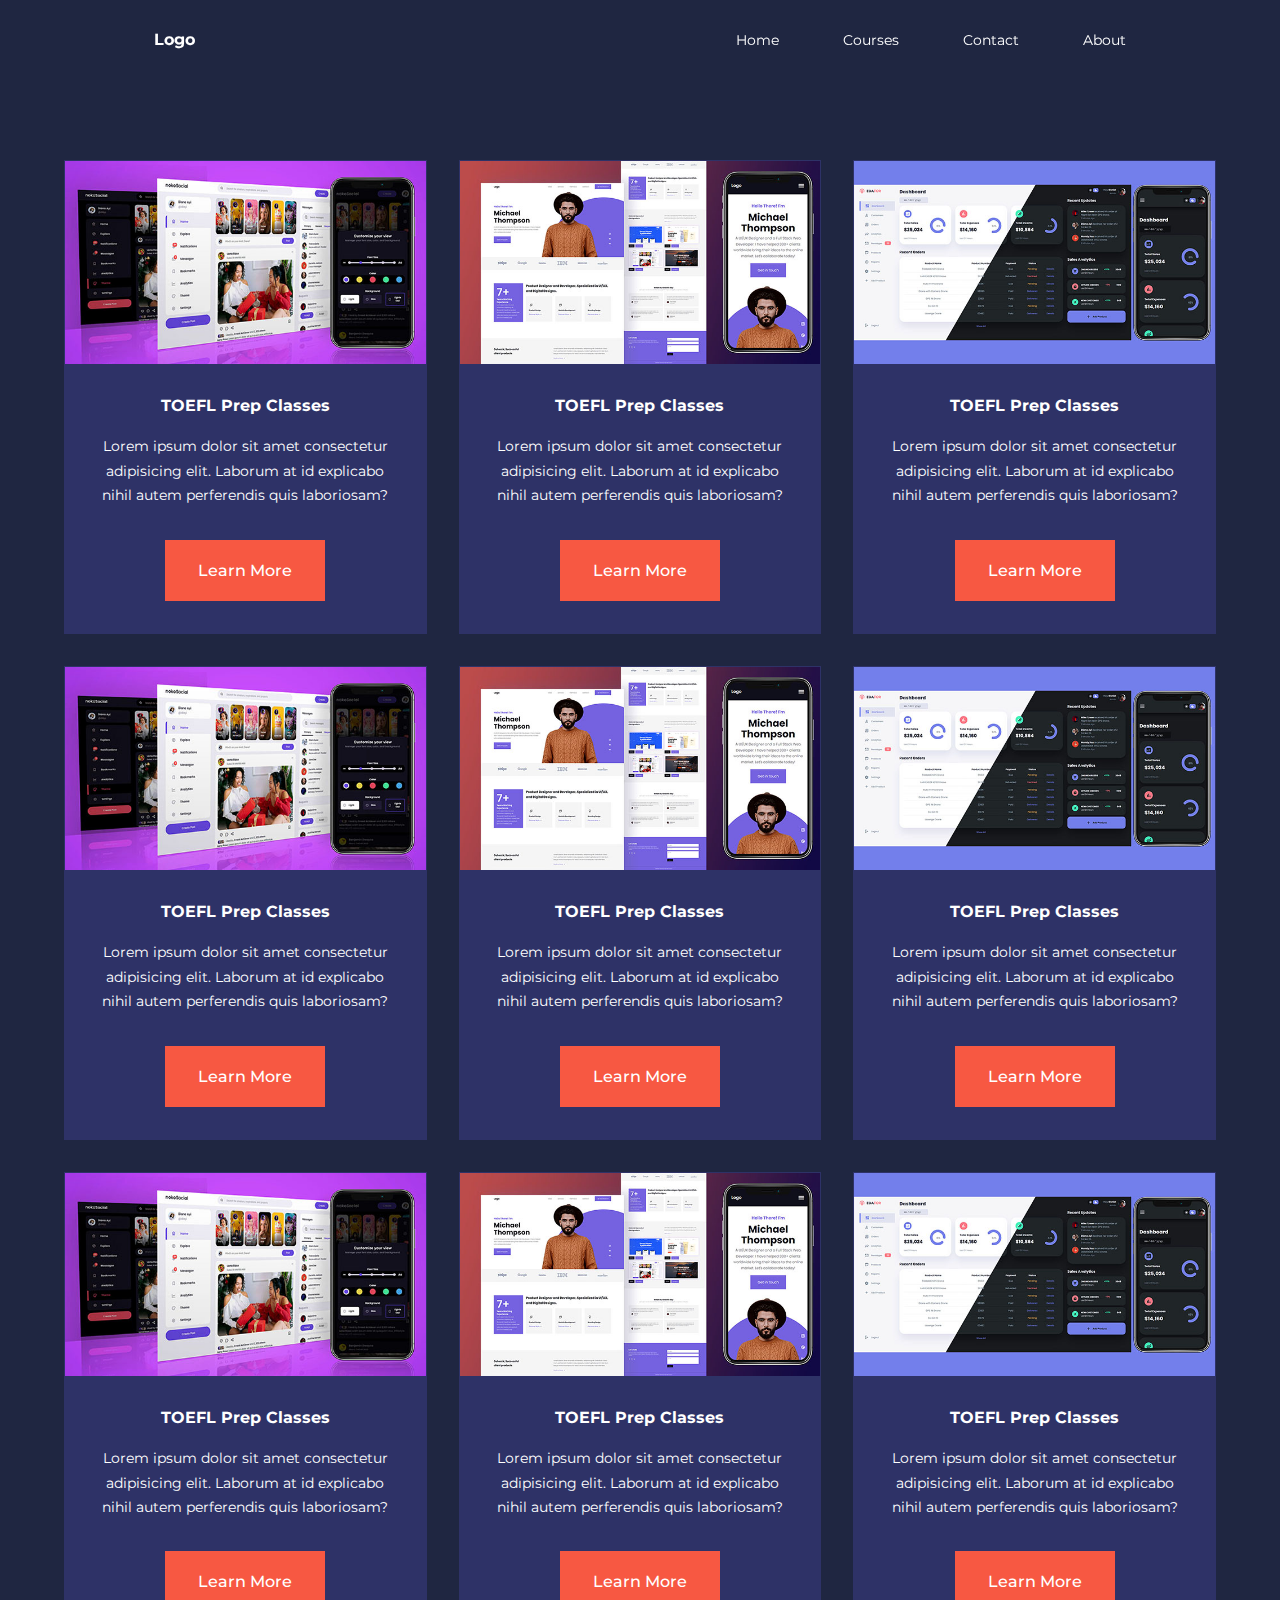
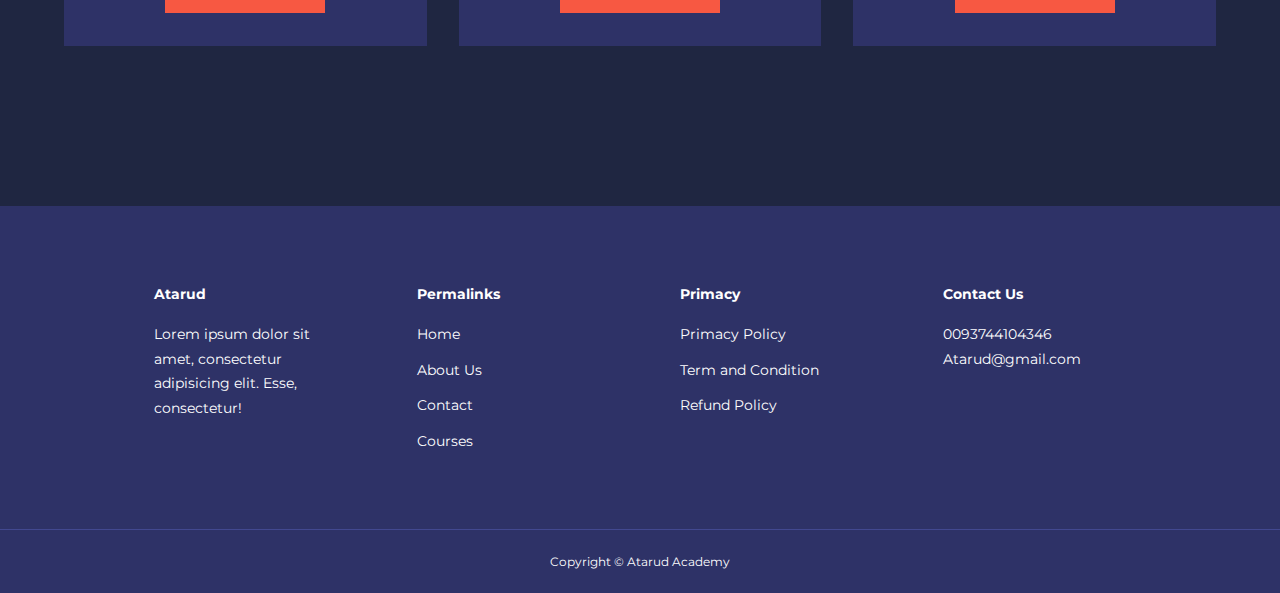
<file: courses.html>
<!DOCTYPE html>
<html lang="en">
<head>
    <meta charset="UTF-8">
    <meta http-equiv="X-UA-Compatible" content="IE=edge">
    <meta name="viewport" content="width=device-width, initial-scale=1.0">
    <title>New Atarud Academy</title>

    <!-- CSS STYLE LINK -->
    <link rel="stylesheet" href="./css/style.css">
    <!-- ICONTSCOUNTS LINK -->
    <link rel="stylesheet" href="https://unicons.iconscout.com/release/v2.1.6/css/unicons.css">
    <!-- GOOGLE FONTS LINKS -->
    <link rel="preconnect" href="https://fonts.googleapis.com">
    <link rel="preconnect" href="https://fonts.gstatic.com" crossorigin>
    <link href="https://fonts.googleapis.com/css2?family=Montserrat:wght@300;400;500;600;700&display=swap" rel="stylesheet">


</head>
<body>

    <!-- NAVBAR STARTS -->
    <nav>
        <div class="container nav__container">
            <a href="index.html"><h4>Logo</h4></a>
            <ul class="nav_menu">
                <li><a href="index.html">Home</a></li>
                <li><a href="courses.html">Courses</a></li>
                <li><a href="contact.html">Contact</a></li>
                <li><a href="about.html">About</a></li>
            </ul>
            <button id="open-menu-btn"><i class="uil uil-bars"></i></button>
            <button id="close-menu-btn"><i class="uil uil-multiply"></i></button>
        </div>
    </nav>

    <!-- END OF NAVBAR -->

<!-- CLASSES SECTION -->

<section class="classes">
    <div class="conatiner classes_container">
        <article class="class">
            <div class="class_image">
                <img src="./Images/course1.jpg">
            </div>
           <div class="class_info">
             <h4>TOEFL Prep Classes</h4>
                <p>
                    Lorem ipsum dolor sit amet consectetur adipisicing elit.
                    Laborum at id explicabo nihil autem perferendis quis laboriosam?
                </p>
                <a href="courses.html" class="btn btn-primary">Learn More</a>
           </div>
        </article>

        <article class="class">
            <div class="class_image">
                <img src="./Images/course2.jpg">
            </div>
            <div class="class_info">
                <h4>TOEFL Prep Classes</h4>
                   <p>
                       Lorem ipsum dolor sit amet consectetur adipisicing elit.
                       Laborum at id explicabo nihil autem perferendis quis laboriosam?
                   </p>
                   <a href="courses.html" class="btn btn-primary">Learn More</a>
              </div>
        </article>

        <article class="class">
            <div class="class_image">
                <img src="./Images/course3.jpg">
            </div>
            <div class="class_info">
                <h4>TOEFL Prep Classes</h4>
                   <p>
                       Lorem ipsum dolor sit amet consectetur adipisicing elit.
                       Laborum at id explicabo nihil autem perferendis quis laboriosam?
                   </p>
                   <a href="courses.html" class="btn btn-primary">Learn More</a>
              </div>
        </article>

        <article class="class">
            <div class="class_image">
                <img src="./Images/course1.jpg">
            </div>
           <div class="class_info">
             <h4>TOEFL Prep Classes</h4>
                <p>
                    Lorem ipsum dolor sit amet consectetur adipisicing elit.
                    Laborum at id explicabo nihil autem perferendis quis laboriosam?
                </p>
                <a href="courses.html" class="btn btn-primary">Learn More</a>
           </div>
        </article>

        <article class="class">
            <div class="class_image">
                <img src="./Images/course2.jpg">
            </div>
            <div class="class_info">
                <h4>TOEFL Prep Classes</h4>
                   <p>
                       Lorem ipsum dolor sit amet consectetur adipisicing elit.
                       Laborum at id explicabo nihil autem perferendis quis laboriosam?
                   </p>
                   <a href="courses.html" class="btn btn-primary">Learn More</a>
              </div>
        </article>

        <article class="class">
            <div class="class_image">
                <img src="./Images/course3.jpg">
            </div>
            <div class="class_info">
                <h4>TOEFL Prep Classes</h4>
                   <p>
                       Lorem ipsum dolor sit amet consectetur adipisicing elit.
                       Laborum at id explicabo nihil autem perferendis quis laboriosam?
                   </p>
                   <a href="courses.html" class="btn btn-primary">Learn More</a>
              </div>
        </article>

        <article class="class">
            <div class="class_image">
                <img src="./Images/course1.jpg">
            </div>
           <div class="class_info">
             <h4>TOEFL Prep Classes</h4>
                <p>
                    Lorem ipsum dolor sit amet consectetur adipisicing elit.
                    Laborum at id explicabo nihil autem perferendis quis laboriosam?
                </p>
                <a href="courses.html" class="btn btn-primary">Learn More</a>
           </div>
        </article>

        <article class="class">
            <div class="class_image">
                <img src="./Images/course2.jpg">
            </div>
            <div class="class_info">
                <h4>TOEFL Prep Classes</h4>
                   <p>
                       Lorem ipsum dolor sit amet consectetur adipisicing elit.
                       Laborum at id explicabo nihil autem perferendis quis laboriosam?
                   </p>
                   <a href="courses.html" class="btn btn-primary">Learn More</a>
              </div>
        </article>

        <article class="class">
            <div class="class_image">
                <img src="./Images/course3.jpg">
            </div>
            <div class="class_info">
                <h4>TOEFL Prep Classes</h4>
                   <p>
                       Lorem ipsum dolor sit amet consectetur adipisicing elit.
                       Laborum at id explicabo nihil autem perferendis quis laboriosam?
                   </p>
                   <a href="courses.html" class="btn btn-primary">Learn More</a>
              </div>
        </article>

    </div>
</section>

<!-- END OF CLASSES SECTION -->








    <!-- FOOTER STARTS -->

    <footer class="footer">
        <div class="container footer_container">
            <div class="footer_1">
                <a href="index.html" class="footer_logo"><h4>Atarud</h4></a>
                <p>
                    Lorem ipsum dolor sit amet, consectetur adipisicing elit. Esse, consectetur!
                </p>
            </div>

            <div class="footer_2">
                <h4>Permalinks</h4>
                <ul class="permalinks">
                    <li><a href="index.html">Home</a></li>
                    <li><a href="about.html">About Us</a></li>
                    <li><a href="contact.html">Contact</a></li>
                    <li><a href="courses.html">Courses</a></li>
                </ul>
            </div>

            <div class="footer_3">
                <h4>Primacy</h4>
                <ul class="primacy">
                    <li><a href="#">Primacy Policy</a></li>
                    <li><a href="#">Term and Condition</a></li>
                    <li><a href="#">Refund Policy</a></li>
                </ul>
            </div>

            <div class="footer_4">
                <h4>Contact Us</h4>
                <div>
                    <p>0093744104346</p>
                    <p>Atarud@gmail.com</p>
                </div>

                <ul class="footer_socials">
                    <li>
                        <a href="#"><i class="uil uil-facebook-f"></i></a>
                    </li>
                    <li>
                        <a href="#"><i class="uil uil-instagram"></i></a>
                    </li>
                    <li>
                        <a href="#"><i class="uil uil-twitter"></i></a>
                    </li>
                    <li>
                        <a href="#"><i class="uil uil-linkedin-alt"></i></a>
                    </li>
                </ul>
            </div>

        </div>

        <div class="footer_copyright">
            <small>Copyright &copy; Atarud Academy</small>
        </div>
    </footer>

    <!-- END OF FOOTER -->
    




    <script src="./main.js"></script>
    
</body>
</html>
</file>
<file: css/style.css>
* {
    margin: 0;
    padding: 0;
    border: 0;
    outline: 0;
    text-decoration: none;
    list-style: none;
    box-sizing: border-box;
}
/* CSS VARIABLES */
:root {
    --color-primary: #6c63ff;
    --color-success: #00bf8e;
    --color-warning: #f7c94b;
    --color-danger: #f75842;
    --color-danger-variant: rgb(247, 88, 66, 0.4);
    --color-white: #fff;
    --color-light: rgb(255, 255, 255, 0.7);
    --color-black: #000;
    --color-bg: #1f2641;
    --color-bg1: #2e3267;
    --color-bg2: #424890;

    --container-width-lg: 76%;
    --container-width-md: 90%;
    --container-width-sm: 94%;

    --transition: all 400ms ease;

}
body {
    font-family: 'Montserrat', sans-serif;
    line-height: 1.7;
    color: var(--color-white);
    background: var(--color-bg);
    
}
.container {
    width: var(--container-width-lg);
    margin: 0 auto;

}

section {
    padding: 6rem 0;

}

section h2 {
    text-align: center;
    margin-bottom: 4rem;

}

h1, h2, h3, h4, h5 {
    line-height: 1.2;
}

h1 {
    font-size: 2.4rem;
}

h2 {
    font-size: 2rem;
}

h3 {
    font-size: 1.6rem;
}

h4 {
    font-size: 1.3;
}

a {
    color: var(--color-white)
}

img {
    width: 100%;
    display: block;
    object-fit: cover;
}

.btn {
    display: inline-block;
    background-color: var(--color-white);
    color: var(--color-black);
    padding: 1rem 2rem;
    border: 1px solid transparent;
    font-weight: 500;
    transition: var(--transition);
}

.btn:hover {
    background: transparent;
    color: var(--color-white);
    border-color: var(--color-white);
}

.btn-primary {
    background: var(--color-danger);
    color: var(--color-white);
}

/* NAVBAR STYLE */

.windows-scroll {
    background: var(--color-primary);
    box-shadow: 0 1rem 2rem rgb(0, 0, 0.3);
}

nav {
    background: transparent;
    width: 100vw;
    height: 5rem;
    position: fixed;
    top: 0;
    z-index: 11;
}

.nav__container {
    height: 100%;
    display: flex;
    justify-content: space-between;
    align-items: center;
}

nav button {
    display: none;
}

.nav_menu {
    display: flex;
    align-items: center;
    gap: 4rem;
}

.nav_menu a {
    font-size: 0.9rem;
    transition: var(--transition);
}

.nav_menu a:hover {
    color: var(--color-bg2);
}

/* HEADER STYLES */

header {
    position: relative;
    top: 5rem;
    overflow: hidden;
    height: 70vh;
    margin-bottom: 5rem;
    padding-bottom: 40rem;
}

.header__container {
    display: grid;
    grid-template-columns: 1fr 1fr;
    gap: 5rem;
    height: 100%;
    align-items: center;
}

.header_left p {
    margin: 1rem 0 2.4rem;
}

/* CATEGORY STYLES */
.categories {
    height: 33rem;
    background: var(--color-bg1);
}

.categories h1 {
    line-height: 1;
    margin-bottom: 3rem;
}
.categories_container {
    display: grid;
    grid-template-columns: 40% 60%;
}

.categories_left {
    margin-right: 4rem;
}

.categories_left p {
    margin: 1rem 0 3rem;
}

.categories_right {
    display: grid;
    grid-template-columns: repeat(3, 1fr);
    gap: 1.2rem;
}

.category {
    background: var(--color-bg2);
    padding: 2rem;
    border-radius: 2rem;
    transition: var(--transition);
}

.category:hover {
    box-shadow: 0 3rem rgb(0, 0, 0);
    z-index: 1;
}

.category:nth-child(2) .category_icon {
    background: var(--color-danger);
}
.category:nth-child(3) .category_icon {
    background: var(--color-success);
}
.category:nth-child(1) .category_icon {
    background: var(--color-warning);
}
.category:nth-child(4) .category_icon {
    background: var(--color-success);
}
.category:nth-child(5) .category_icon {
    background: var(--color-danger-variant);
}
.category:nth-child(6) .category_icon {
    background: var(--color-danger);
}
.category_icon {
    background: var(--color-primary);
    padding: 0.7rem;
    border-radius: 0.9rem;

}

.category h5 {
    margin: 2rem 0 1rem;
}

.category p {
    font-size: 0.85rem;
}

/* STYLE FOR CLASSES SECTION */

.classes {
    margin: 4rem;
}

.classes_container {
   display:grid;
    grid-template-columns: repeat(3, 1fr);
    gap: 2rem;
}

.class {
    background: var(--color-bg1);
    text-align: center;
    border: 1px solid transparent;
    transition: var(--transition);
}

.class:hover {
    background: transparent;
    border-color:var(--color-primary);

}

.class_info {
    padding: 2rem;
}

.class_info p {
    margin: 1.2rem 0 2rem;
    font-size: 0.9rem;
}

/* FREQUENTLY ASKED QUESTIONS STYLE */

.faqs {
    background: var(--color-bg1);
    box-shadow: inset 0 0 3rem rgb(0, 0, 0.7);
    padding: 5rem;
}

.faqs_container {
    display: grid;
    grid-template-columns: 1fr 1fr;
    gap: 1rem;
}

.faq {
    padding: 2rem;
    display: flex;
    align-items: center;
    grid: 1.5rem;
    height: fit-content;
    background: var(--color-primary);
    cursor: pointer;
}

.faq h4 {
    font-size: 1rem;
    line-height: 2.3;

}

.faq_icon {
    align-self: flex-start;
    font-size: 2.3rem;
}

.faq p {
    margin-top: 0.7rem;
    display: none;
}

.faq.open p {
    display: block;
}

/* TESTIMONIALS STYLES */

.testimonials_container {
    overflow: hidden;
    position: relative;
    margin-bottom: 5rem;
    margin-top: 4rem;
}

.testimonial {
    padding-top: 2rem;

}

.avatar {
    width: 6rem;
    height: 6rem;
    border-radius: 50%;
    overflow: hidden;
    margin: 0 auto 1rem;
    border: 1rem solid var(--color-bg1);
}

.testimonial_info {
    text-align: center;
}

.testimonial_body {
    background: var(--color-primary);
    padding: 2rem;
    margin-top: 3rem;
    position: relative;
}

.testimonial_body::before {
    content: "";
    display: block;
    background: linear-gradient(
        135deg,
        transparent,
        var(--color-primary),
        var(--color-primary),
        var(--color-primary)


    );
    width: 3rem;
    height: 3rem;
    position: absolute;
    left: 50%;
    top: -1.5rem;
    transform: rotate(45deg);
}

/* FOOTER STYLE */

footer {
    background: var(--color-bg1);
    padding-top: 5rem;
    font-size: 0.9rem;
}

.footer_container {
    display: grid;
    grid-template-columns: repeat(4, 1fr);
    gap: 5rem;
}

.footer_container > div h4 {
    margin-bottom: 1.2rem;
}

.footer_1 {
    margin: 0 0 2rem;
}

footer ul li {
    margin-bottom: 0.7rem;
}

footer ul li a:hover {
    text-decoration: underline;
}

.footer_socials {
    display: flex;
    gap: 1rem;
    font-size: 1.2rem;
    margin-top: 2rem;
}

.footer_copyright {
    text-align: center;
    margin-top: 4rem;
    padding: 1.2rem 0;
    border-top: 1px solid var(--color-bg2);
}

/* MEDIA QUERY (TABLETS MODE */

@media screen and (max-width: 1024px){
    .container {
        width: var(--container-width-md);
    }

    h1 {
        font-size: 2.2rem;
    }
    
    h2 {
        font-size: 1.7rem;
    }

    h3 {
        font-size: 1.4rem;
    }

    h4 {
        font-size: 1.2rem;
    }

    /* NAVBAR */
    nav button {
        display: inline-block;
        background: transparent;
        font-size: 1.8rem;
        color: var(--color-white);
        cursor: pointer;
    }

    nav button#close-menu-btn {
        display: none;
    }

    .nav_menu {
        position: fixed;
        top: 5rem;
        right: 5%;
        height: fit-content;
        width: 18rem;
        flex-direction: column;
        gap: 0;
        display: none;
    }
    .nav_menu li {
        width: 100%;
        height: 5.8rem;
        animation: animateNavItems 400ms linear forwards;
        transform-origin: top right;
        opacity: 0;
    }

    .nav_menu li:nth-child(2){
        animation-delay: 200ms;
    }

    .nav_menu li:nth-child(3){
        animation-delay: 400ms;
    }

    .nav_menu li:nth-child(4){
        animation-delay: 600ms;
    }



    @keyframes animateNavItems {
        0%{
            transform: rotateZ(-90deg) rotateX(90deg) scale(0.1);
        }
        100%{
            transform: rotateZ(0) rotateX(0) scale(1);
            opacity: 1;
        }
    } 
        
    
    .nav_menu li a {
        background: var(--color-primary);
        box-shadow: -4rem 6rem 10rem rgb(0, 0, 0.6);
        width: 100%;
        height: 100%;
        display: grid;
        place-items: center;
    }

    .nav_menu li a:hover {
        background: var(--color-bg2);
        color: var(--color-white);
    }

    /*  HEADER */
    header {
        height: 52vh;
        margin-bottom: 5rem;
    }

    .header__container {
        gap: 0;
        padding-bottom: 3rem;
    }

    /* CATEGORY */

    .categories {
        height: auto;

    }
    .categories_container{
        grid-template-columns: 1fr;
        gap: 3rem;
    }

    .categories_left {
        margin-right: 0;
    }
    /* POPULAR CLASSES */

    .classes {
        margin-top: 0;
    }

    .classes_container {
        grid-template-columns: 1fr 1fr;
    }

    /* FAQS */

    .faqs_container {
        grid-template-columns: 1fr;
    }
    .faq {
        padding: 1.5rem;
    }

    /* FOOTER */
    .footer_container {
        grid-template-columns: 1fr 1fr;
    }

}

/* MOBILE QUERY */

@media screen and (max-width: 600px) {
.container {
    width: var(--container-width-sm);

}

/* NAV */

.nav_menu {
    right: 3%;
}

/* HEADER */
.header {
    height: 100vh;
}

.header__container {
    grid-template-columns: 1fr;
    text-align: center;
    margin-top: 0;
}

.header_left {
    margin-left: 1.3rem;
}

/* CATEGORY */

.categories_right {
    grid-template-columns: 1fr 1fr;
    gap: 0.7rem;
}
.category {
    padding: 1rem;
    border-radius: 1rem;
}

.category_icon {
    margin-top: 1rem;
    display: inline-block;
}

/* POPULAR CLASSES */

.classes_container {
    grid-template-columns: 1fr;
}

/* TESTIMONIAL */

.testimonial_body {
    padding: 1rem;
}

/* FOOTER */
.footer_container {
    grid-template-columns: 1fr;
    text-align: center;
    gap: 2rem;
}
.footer_1 {
    margin: 1rem auto;
}
.footer_socials {
    justify-content: center;
}

}
</file>
<file: css/about.css>
.about_achievments {
    margin-top: 4rem;
}

.about_achievments-container {
    display: grid;
    grid-template-columns: 40% 60%;
    gap: 5rem;
}

.about_achievments-right > p {
    margin: 1.5rem 0 5rem;
}

.achievments_cards {
    display: grid;
    grid-template-columns: repeat(3, 1fr);
    gap: 1.5rem;
}

.achievment_card {
    background: var(--color-bg1);
    padding: 1.6rem;
    border-radius: 1rem;
    text-align: center;
}
.achievment_card:hover {
    background: var(--color-bg2);
    box-shadow: 0 3rem 3rem rgb(0, 0, 0, 0.3);

}

.achievment_icon {
    background: var(--color-danger);
    padding: 0.6rem;
    border-radius: 1rem;
    display: inline-block;
    margin-bottom: 2rem;
    font-size: 2rem;
}

.achievment_card:nth-child(2) .achievment_icon {
    background: var(--color-success);
}

.achievment_card:nth-child(3) .achievment_icon {
    background: var(--color-warning);

}

/* TEAM */
.team {
    background: var(--color-bg1);
    box-shadow: inset 0 0 3rem rgb(0, 0, 0, 0.5);

}

.team_container {
    display: grid;
    grid-template-columns: repeat(4, 1fr);
    gap: 1rem;
}

.team_member {
    background: var(--color-bg2);
    padding: 2rem;
    border: 1px solid transparent;
    transition: var(--transition);
    position: relative;
    overflow: hidden;
}

.team_member:hover {
    background: transparent;
    border-color: var(--color-primary);

}
.team_member-image img {
    filter: saturate(0);

}
.team_member:hover img {
    filter: saturate(1);
}

.team_member-info * {
    text-align: center;
    margin-top: 1.4rem;
}
.team_member-info p {
    color: var(--color-light);
}

.team_member-socials {
    position: absolute;
    top: 50%;
    transform: translateY(-70%);
    right: -100%;
    display: flex;
    flex-direction: column;
    background: var(--color-primary);
    border-radius: 1rem 0 0 1rem;
    box-shadow: -2rem 0 2rem rgb(0, 0, 0, 0.3);
    transition: var(--transition);

}

.team_member:hover .team_member-socials {
    right: 0;
}

.team_member-socials a {
    padding: 1rem;
}

/* MEADIA QUERIES TABLET MODE */

@media  screen and (max-width:1024px){

    .about_achievments {
        margin-top: 2rem;
    }

    .about_achievments-container {
        grid-template-columns: 1fr;
        gap: 4rem;
    }

    .about_achievments-left {
        width: 80%;
        margin: 0 auto;
    }

    .team_container {
        grid-template-columns: repeat(3, 1fr);
        gap: 1.5rem;
    }
    .team_member {
        padding: 1rem;
    }


    
}

/* MOBILE MODE */

@media screen and (max-width: 600px) {
    .achievments_cards {
        grid-template-columns: 1fr 1fr;
        gap: 0.6rem;

    }

    .team_container {
        grid-template-columns: 1fr 1fr;
        gap: 0.6rem;

    }
    .team_member {
        padding: 0;
    }

    .team_member p {
        margin-bottom: 1.5rem;
    }
}
</file>
<file: css/contact.css>
.contact_container {
    background: var(--color-bg1);
    padding: 4rem;
    display: grid;
    grid-template-columns: 40% 60%;
    gap: 4rem;
    height: 30rem;
    margin: 7rem auto;
    border-radius: 1rems;
}

/* ASIDE STYLE */

.contact_aside {
    background: var(--color-primary);
    padding: 3rem;
    border-radius: 1rem;
    position: relative;
    bottom: 10rem;
}

.aside_image {
    width: 12rem;
    margin-bottom: 2rem;

}

.contact_aside h2 {
    text-align: left;
    margin-bottom: 1rem;
}

.contact_aside p {
    font-size: 0.9rem;
    margin-bottom: 2rem;
}

.contact_details li {
    display: flex;
    gap: 1rem;
    align-items: center;
    margin-bottom: 1rem;
}

.contact_socials {
    display: flex;
    gap: 0.8rem;
    margin-top: 3rem;
}

.contact_socials a {
    background: var(--color-bg2);
    padding: 0.5rem;
    border-radius: 50%;
    font-size: 0.9rem;
    transition: var(--transition);
}

.contact_socials a:hover {
    background: transparent;

}

/* FORM STYLE */

.contact_form {
    display: flex;
    flex-direction: column;
    gap: 1.2rem;
    margin-right: 4rem;

}

.form_name {
    display: flex;
    gap: 1.2rem;

}

.contact_form input[type="text"] {
    width: 50%;
}

input, textarea {
    width: 100%;
    padding: 1rem;
    background: var(--color-bg);
    color: var(--color-white);

}

.contact_form .btn {
    width: max-content;
    margin-top: 1rem;
    cursor: pointer;
}

/* MEDIA QUERY TABLET MODE */

@media screen and (max-width:1024px) {

    .contact {
        padding-bottom: 0;
    }
    .contact_container {
        gap: 1.5rem;
        margin-top: 3rem;
        height: auto;
        padding: 1.5rem;
    }

    .contact_aside {
        width: auto;
        padding: 1.5rem;
        bottom: 0;
    }

    .contact_form {
        align-self: center;
        margin-right: 1.5rem;
    }
}

/*  MOBILE  */

@media screen and (max-width:600px) {
    .contact_container {
        grid-template-columns: 1fr;
        gap: 3rem;
        margin-top: 0;
        padding: 0;
    }

    .contact_form {
        margin: 0 1.5rem 3rem;

    }

    .form_name {
        flex-direction: column;
    }
    
    .form_name input[type="text"]{
        width: 100%;
    }
    
}
</file>
